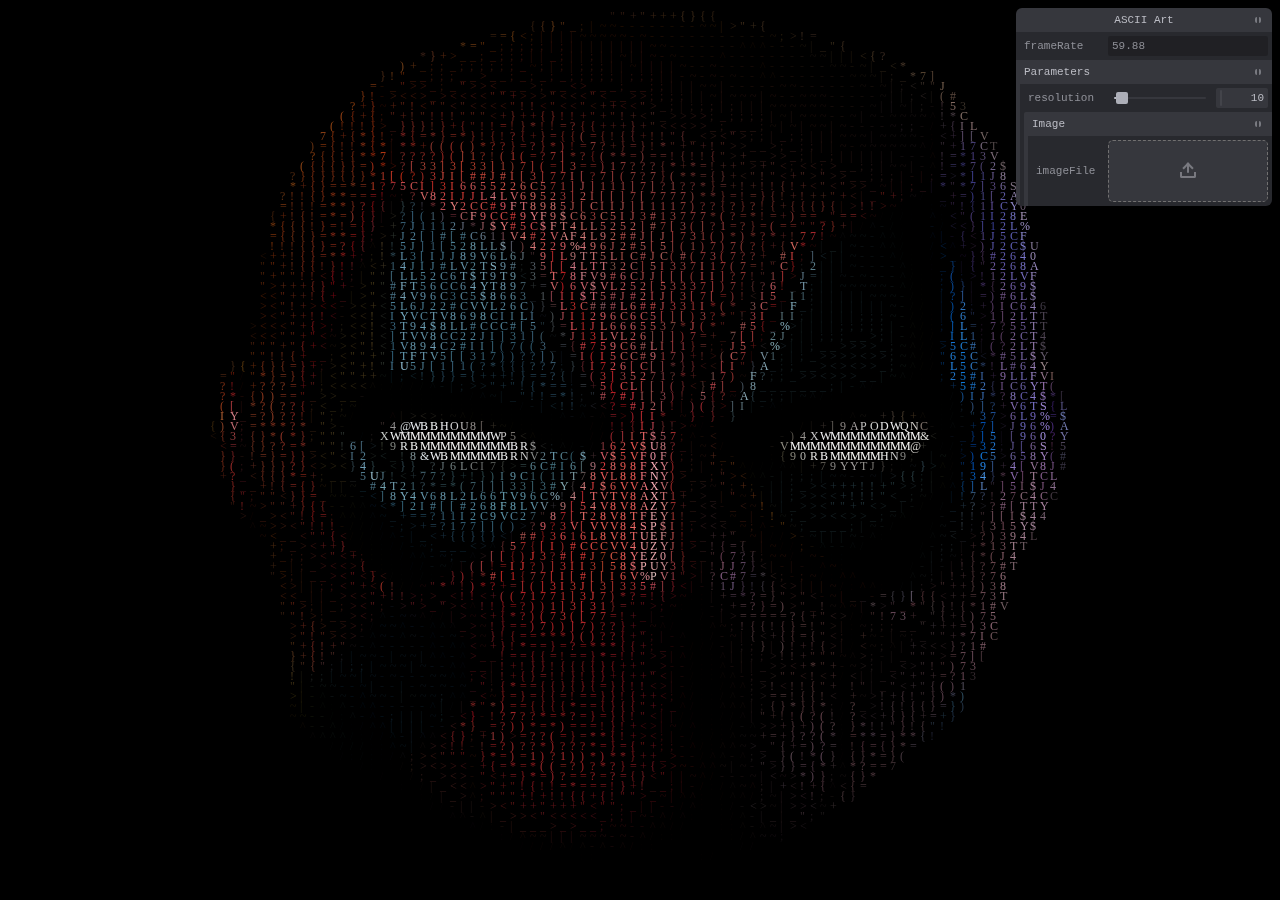
<file: ascii-effect/index.html>
<html>
    <head>
        <title>ASCII Art</title>
        <link rel='stylesheet' href='style.css'>
    </head>
    <body>
        <canvas id='canvas'></canvas>
        <script type='module' src='script.js'></script>
    </body>
</html>
</file>
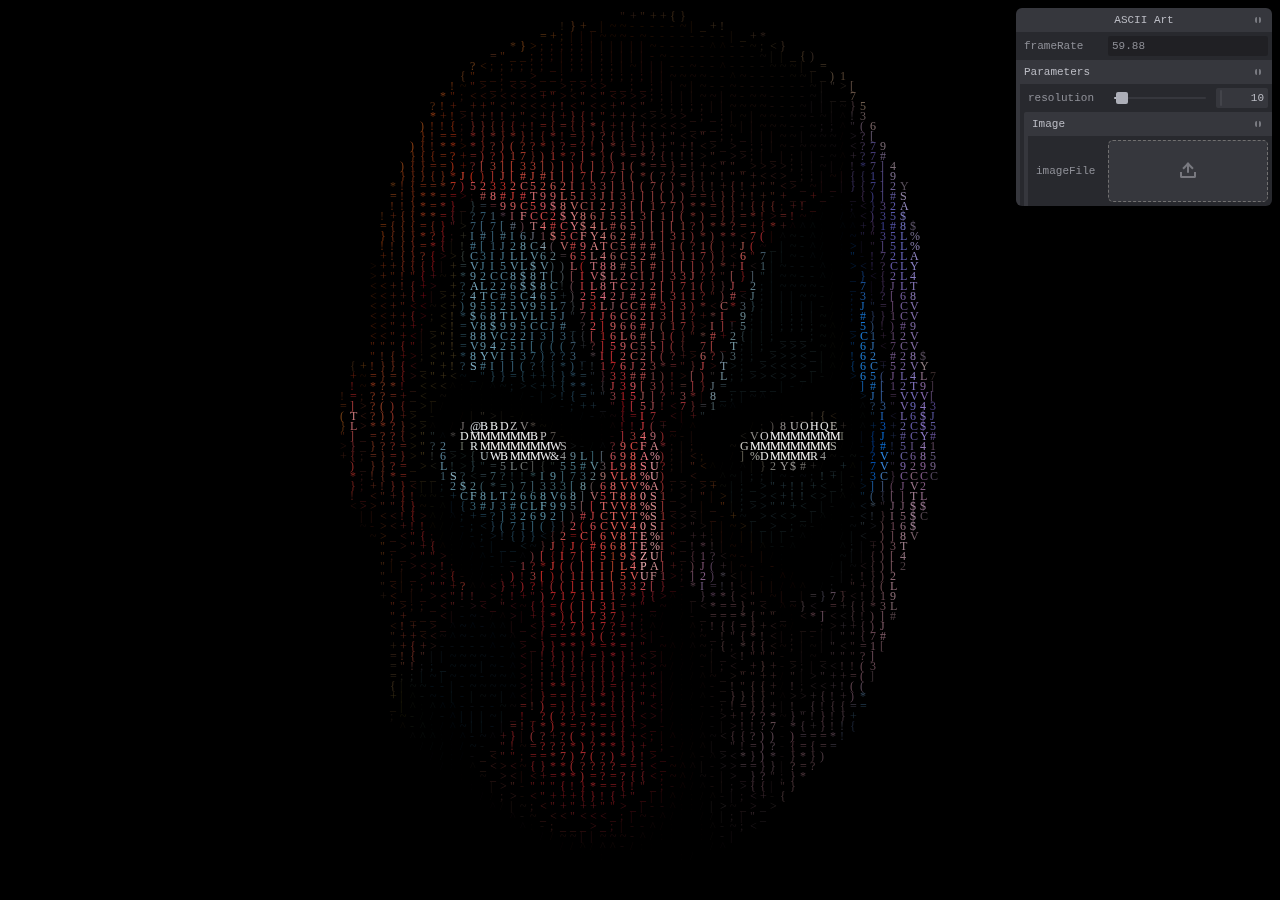
<file: ascii-image/index.html>
<html>
    <head>
        <title>ASCII Art</title>
        <link rel='stylesheet' href='../style/style.css'>
    </head>
    <body>
        <canvas id='canvas'></canvas>
        <script type='module' src='script.js'></script>
    </body>
</html>
</file>
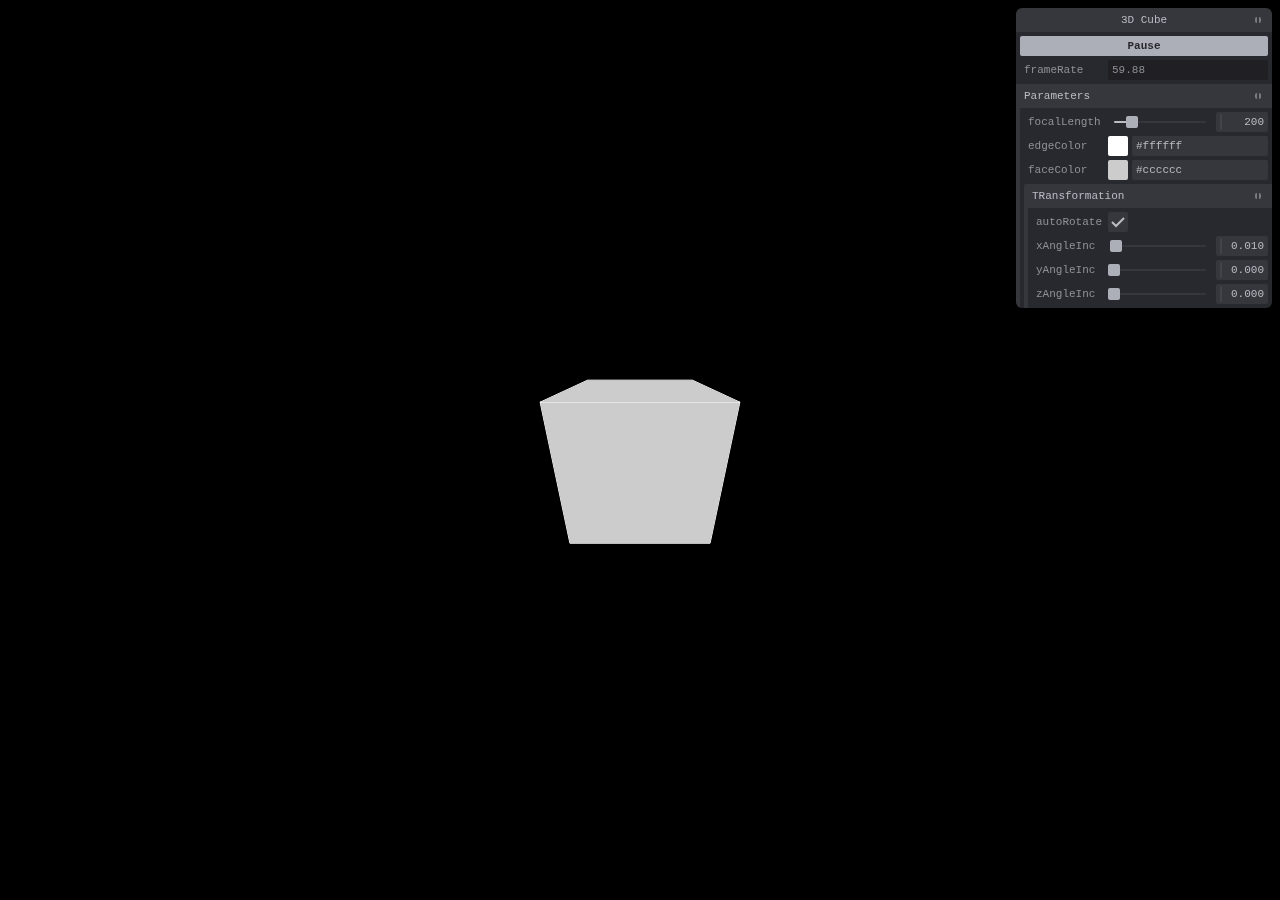
<file: cube-projection/index.html>
<html>
    <head>
        <title>3D Cube</title>
        <link rel='stylesheet' href='../style/style.css'>
    </head>
    <body>
        <canvas id='canvas'></canvas>
        <script type='module' src='script.js'></script>
    </body>
</html>
</file>
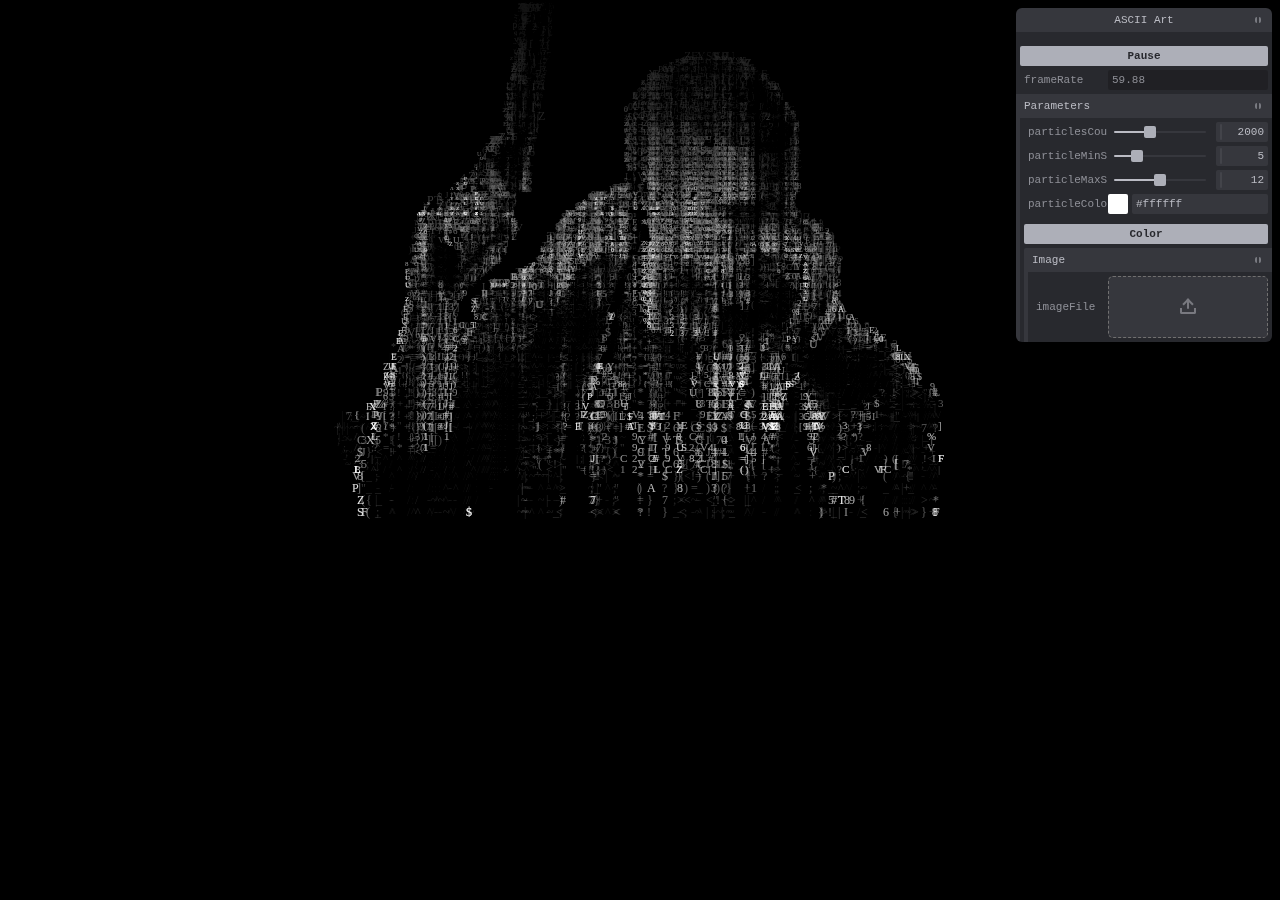
<file: falling-ascii/index.html>
<html>
    <head>
        <title>Falling ASCII</title>
        <link rel='stylesheet' href='../style/style.css'>
    </head>
    <body>
        <canvas id='canvas'></canvas>
        <script type='module' src='script.js'></script>
    </body>
</html>
</file>
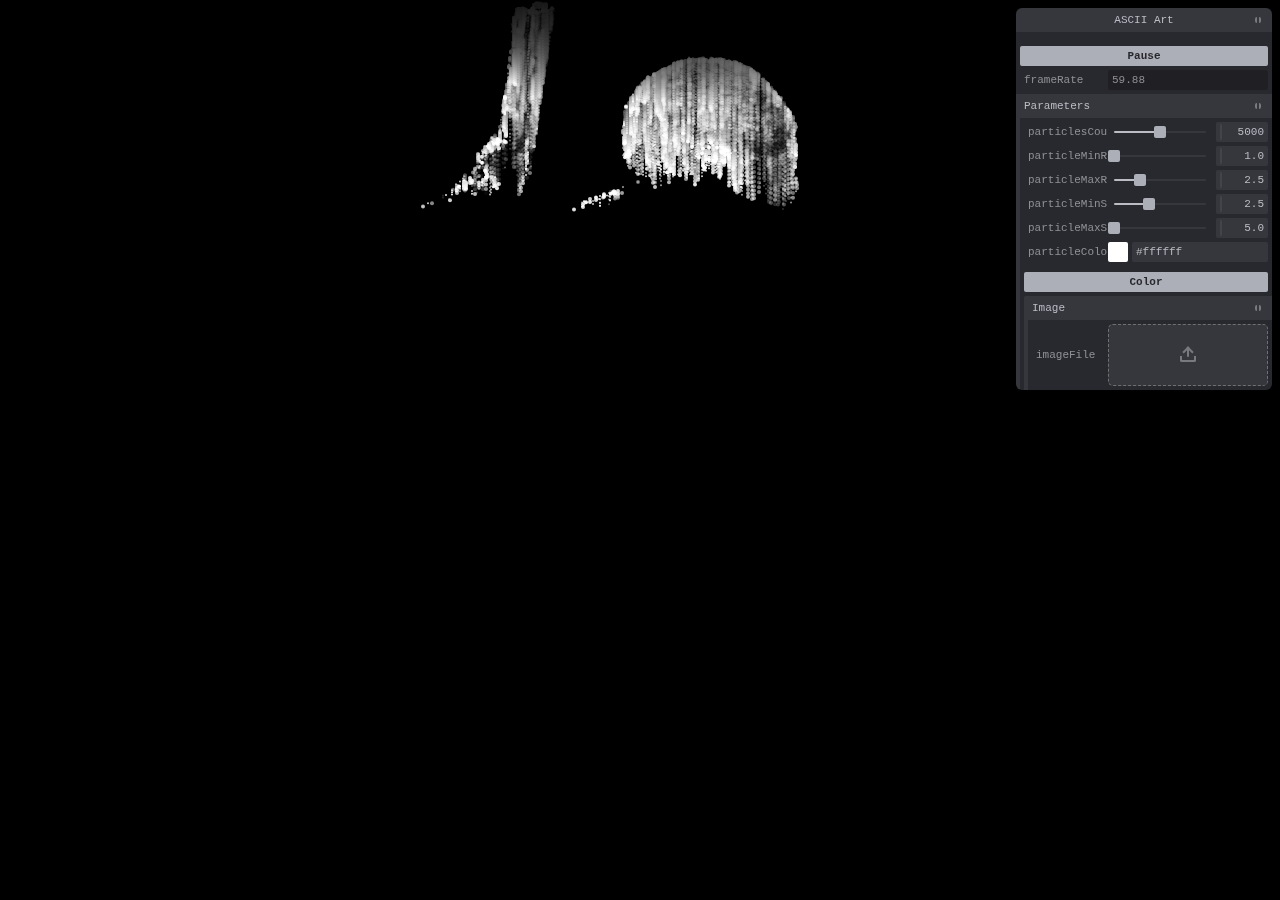
<file: falling-particles/index.html>
<html>
    <head>
        <title>Falling Particles</title>
        <link rel='stylesheet' href='../style/style.css'>
    </head>
    <body>
        <canvas id='canvas'></canvas>
        <script type='module' src='script.js'></script>
    </body>
</html>
</file>
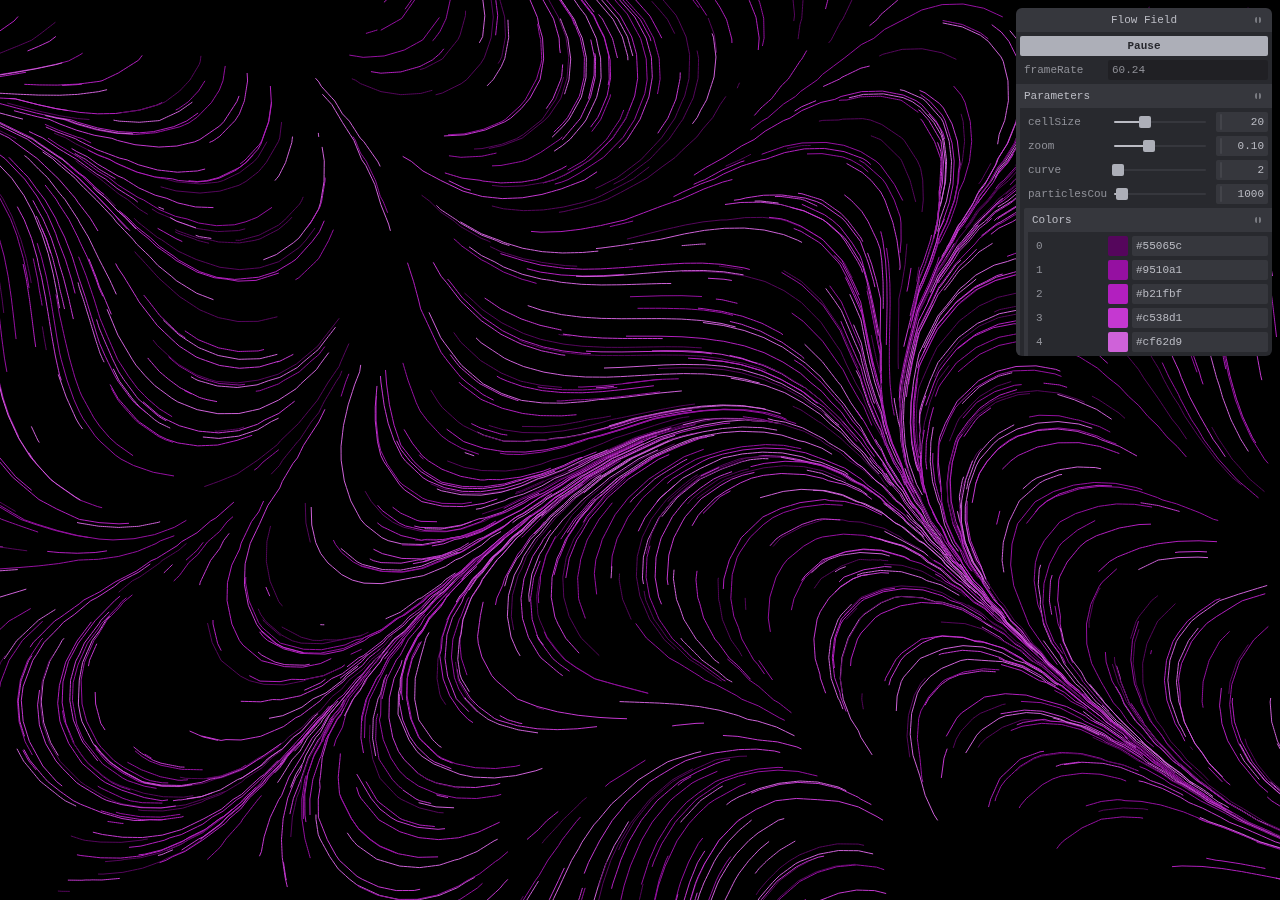
<file: flow-field/index.html>
<html>
    <head>
        <title>Vector Field</title>
        <link rel='stylesheet' href='style.css'>
    </head>
    <body>
        <canvas id='canvas'></canvas>
        <script type='module' src='script.js'></script>
    </body>
</html>
</file>
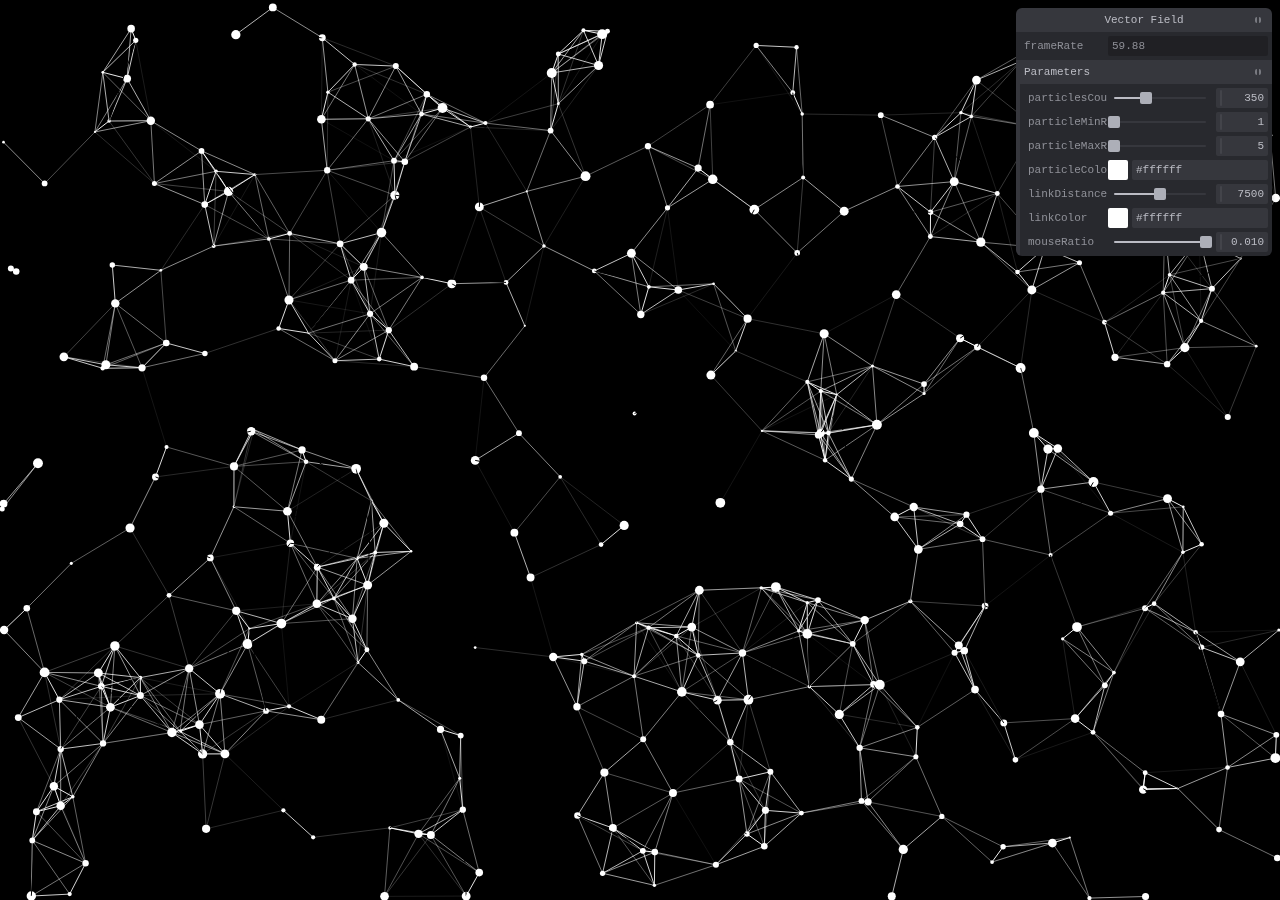
<file: linked-particles/index.html>
<html>
    <head>
        <title>Particles</title>
        <link rel='stylesheet' href='../style/style.css'>
    </head>
    <body>
        <canvas id='canvas'></canvas>
        <script type='module' src='script.js'></script>
    </body>
</html>
</file>
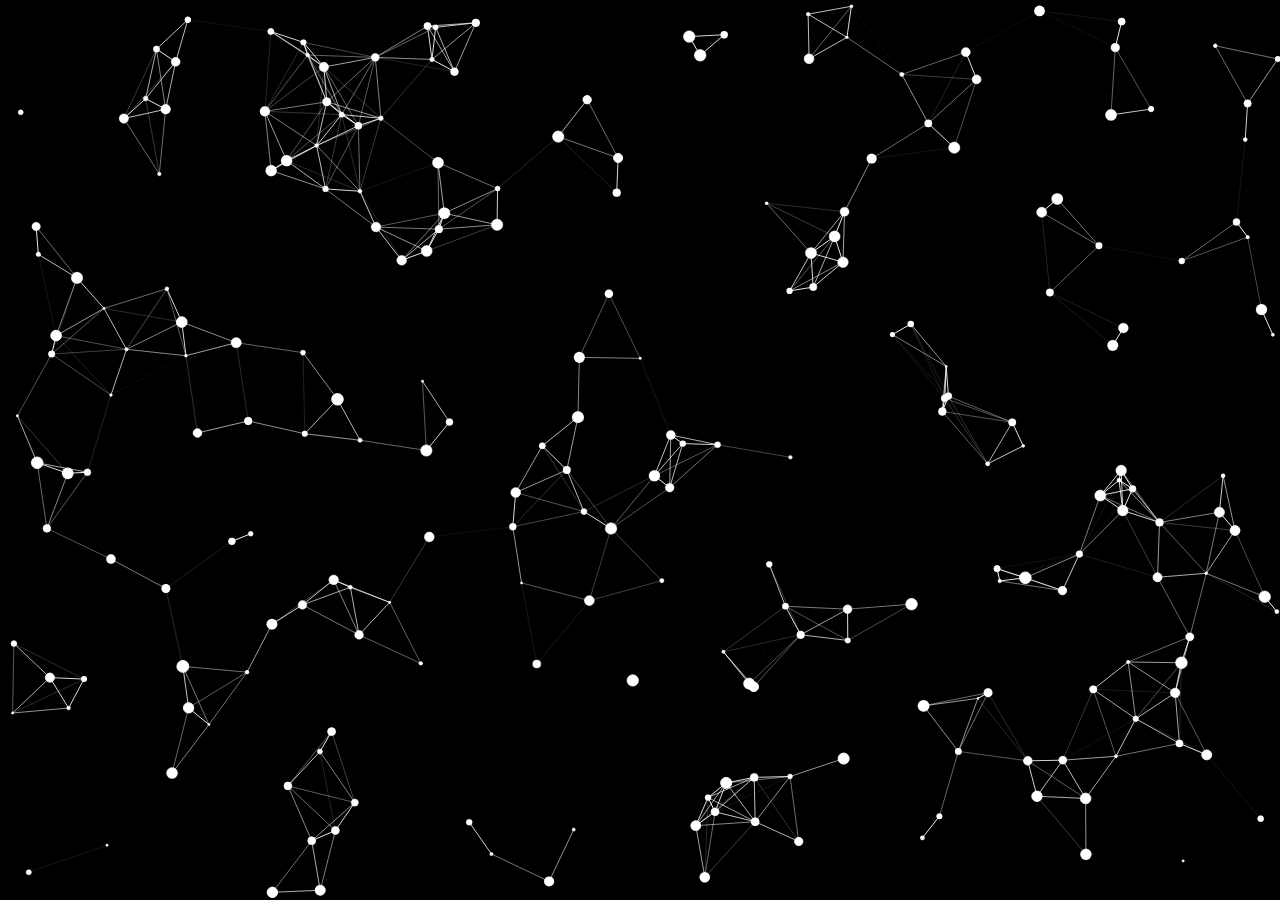
<file: particles/index.html>
<html>
    <head>
        <title>Particles</title>
        <link rel='stylesheet' href='style.css'>
    </head>
    <body>
        <canvas id='canvas'></canvas>
        <script src='script.js'></script>
    </body>
</html>
</file>
<file: ascii-effect/style.css>
* {
    margin: 0;
    padding: 0;
    box-sizing: border-box;
}

#canvas {
    background: black;
    position: absolute;
    top: 0;
    left: 0;
}

#image {
    display: none;
}
</file>
<file: style/style.css>
* {
    margin: 0;
    padding: 0;
    box-sizing: border-box;
}

#canvas {
    background: black;
    position: absolute;
    top: 0;
    left: 0;
}

#image {
    display: none;
}
</file>
<file: flow-field/style.css>
* {
    margin: 0;
    padding: 0;
    box-sizing: border-box;
}    
    
#canvas {
    background: black;
    position: absolute;
    top: 0;
    left: 0;
}
</file>
<file: particles/style.css>
* {
    margin: 0;
    padding: 0;
    box-sizing: border-box;
}    
    
#canvas {
    background: black;
    position: absolute;
    top: 0;
    left: 0;
}
</file>
